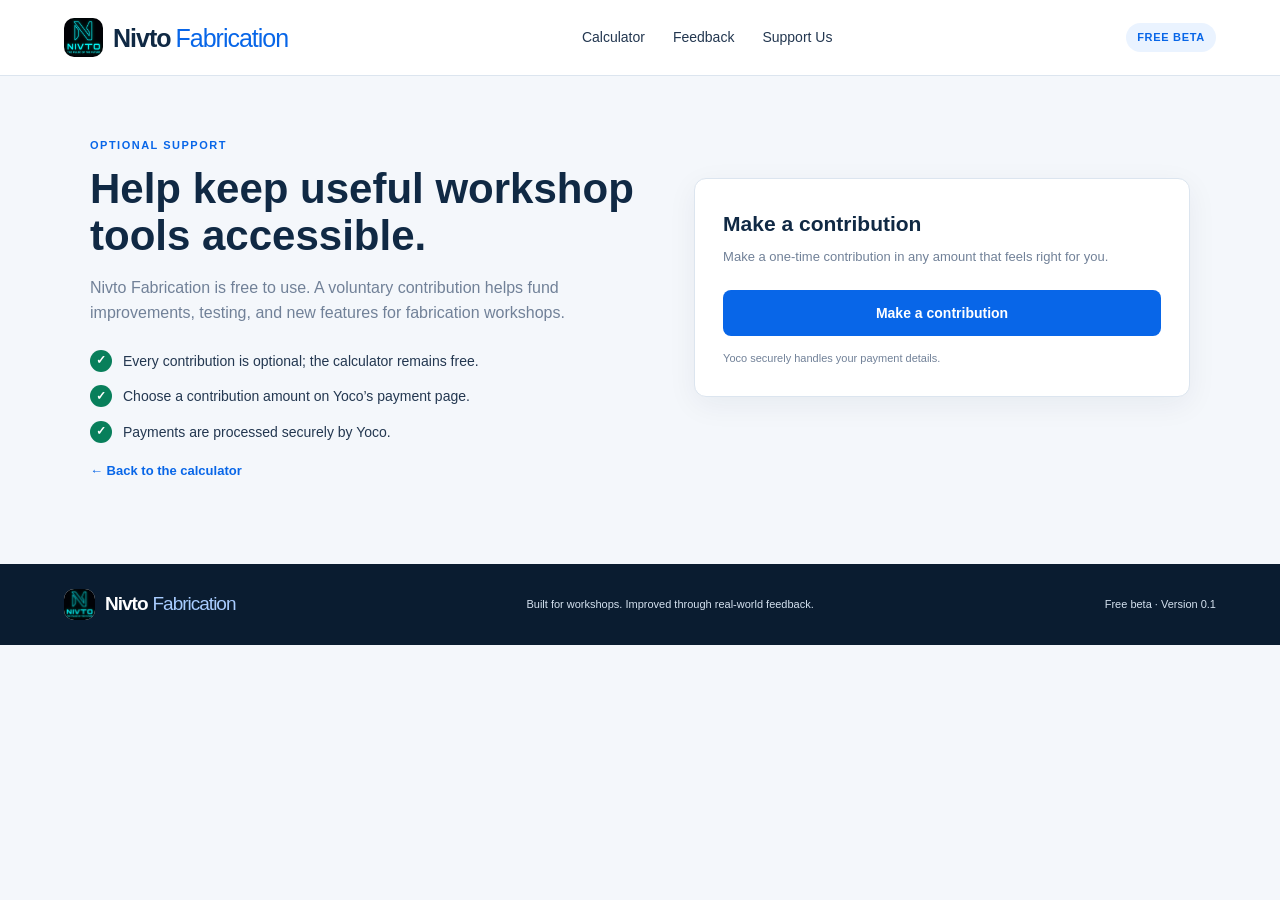
<file: donate.html>
<!DOCTYPE html>
<html lang="en">
<head>
	<meta charset="UTF-8">
	<meta name="viewport" content="width=device-width, initial-scale=1.0">
	<meta name="theme-color" content="#0b1f3a">
	<meta name="description" content="Support the development of Nivto Fabrication with a voluntary donation.">
	<link rel="canonical" href="https://willie-barrows.github.io/nivto-fabrication/donate.html">
	<title>Support Nivto Fabrication</title>
	<link rel="icon" href="icon.ico" type="image/x-icon">
	<link rel="stylesheet" href="style.css">
	<style>
		.donate-main{width:min(1100px,92%);margin:0 auto;padding:56px 0 70px}
		.donate-layout{display:grid;grid-template-columns:1.05fr .95fr;align-items:center;gap:56px}
		.donate-copy h1{margin:0 0 16px;color:var(--navy);font-size:42px;line-height:1.12}
		.donate-copy>p{max-width:520px;margin:0 0 24px;color:var(--muted);font-size:16px}
		.donate-points{display:grid;gap:13px;margin:0;padding:0;list-style:none}
		.donate-points li{display:flex;align-items:flex-start;gap:11px;color:var(--text);font-size:14px}
		.donate-points li::before{content:"✓";display:grid;flex:0 0 22px;height:22px;place-items:center;color:#fff;background:var(--green);border-radius:50%;font-size:12px;font-weight:800}
		.donate-panel{padding:28px;background:var(--white);border:1px solid var(--border);border-radius:12px;box-shadow:var(--shadow)}
		.donate-panel h2{margin:0 0 6px;color:var(--navy);font-size:21px}
		.donate-panel>p{margin:0 0 22px;color:var(--muted);font-size:13px}
		.donate-submit{width:100%}
		@media(max-width:760px){.donate-main{padding:38px 0 52px}.donate-layout{grid-template-columns:1fr;gap:30px}.donate-copy h1{font-size:34px}.donate-panel{padding:21px}}
	</style>
</head>
<body>
	<header class="topbar">
		<a class="brand" href="index.html" aria-label="Nivto Fabrication home">
			<span class="brand-icon"><img src="icon.ico" alt=""></span>
			<span>Nivto<span class="brand-light">Fabrication</span></span>
		</a>
		<nav class="navigation" aria-label="Main navigation">
			<a href="index.html#calculator">Calculator</a>
			<a href="feedback.html">Feedback</a>
			<a href="index.html#support" aria-current="page">Support Us</a>
		</nav>
		<span class="beta-badge">FREE BETA</span>
	</header>

	<main class="donate-main">
		<div class="donate-layout">
			<section class="donate-copy">
				<span class="eyebrow">OPTIONAL SUPPORT</span>
				<h1>Help keep useful workshop tools accessible.</h1>
				<p>Nivto Fabrication is free to use. A voluntary contribution helps fund improvements, testing, and new features for fabrication workshops.</p>
				<ul class="donate-points">
					<li>Every contribution is optional; the calculator remains free.</li>
					<li>Choose a contribution amount on Yoco’s payment page.</li>
					<li>Payments are processed securely by Yoco.</li>
				</ul>
			</section>

			<section class="donate-panel" aria-labelledby="donateHeading">
				<h2 id="donateHeading">Make a contribution</h2>
				<p>Make a one-time contribution in any amount that feels right for you.</p>
				<a class="primary-button donate-submit" href="https://pay.yoco.com/nivto" target="_blank" rel="noopener noreferrer">Make a contribution</a>
				<p style="margin:14px 0 0;font-size:11px">Yoco securely handles your payment details.</p>
			</section>
		</div>
		<p class="trust-note"><a class="text-link" href="index.html">← Back to the calculator</a></p>
	</main>

	<footer class="footer">
		<a class="brand footer-brand" href="index.html">
			<span class="brand-icon"><img src="icon.ico" alt=""></span>
			<span>Nivto<span class="brand-light">Fabrication</span></span>
		</a>
		<p>Built for workshops. Improved through real-world feedback.</p>
		<span>Free beta · Version 0.1</span>
	</footer>
</body>
</html>
</file>
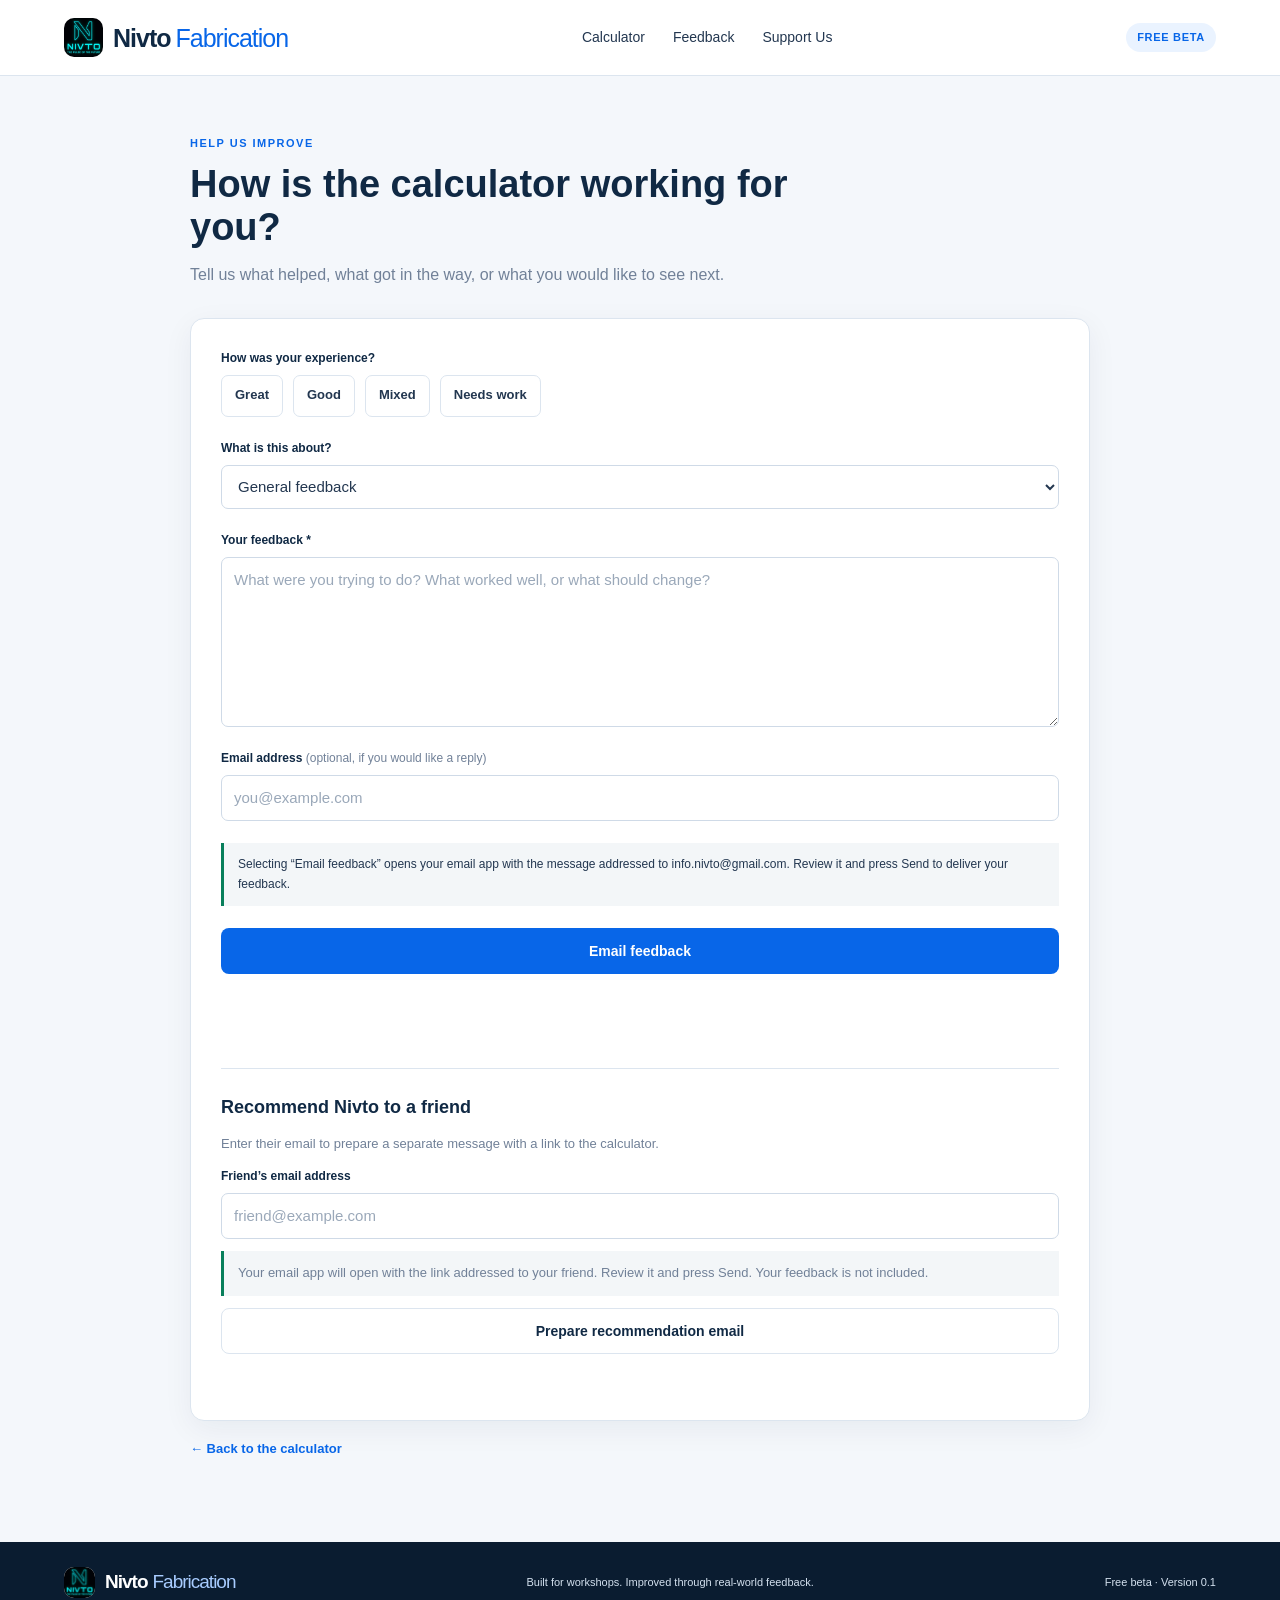
<file: feedback.html>
<!DOCTYPE html>
<html lang="en">
<head>
	<meta charset="UTF-8">
	<meta name="viewport" content="width=device-width, initial-scale=1.0">
	<meta name="theme-color" content="#0b1f3a">
	<meta name="description" content="Share feedback about the free Nivto Fabrication job-costing and quotation calculator.">
	<meta name="robots" content="noindex,follow">
	<link rel="canonical" href="https://willie-barrows.github.io/nivto-fabrication/feedback.html">
	<title>Feedback | Nivto Fabrication</title>
	<link rel="icon" href="icon.ico" type="image/x-icon">
	<link rel="stylesheet" href="style.css">
	<style>
		.feedback-main {
			width: min(900px, 92%);
			margin: 0 auto;
			padding: 54px 0 70px;
		}

		.feedback-intro {
			max-width: 680px;
			margin-bottom: 30px;
		}

		.feedback-intro h1 {
			margin: 0 0 12px;
			color: var(--navy);
			font-size: 38px;
			line-height: 1.15;
		}

		.feedback-intro p {
			margin: 0;
			color: var(--muted);
			font-size: 16px;
		}

		.feedback-panel {
			padding: 30px;
			background: var(--white);
			border: 1px solid var(--border);
			border-radius: var(--radius);
			box-shadow: var(--shadow);
		}

		.feedback-form {
			display: grid;
			gap: 22px;
		}

		.feedback-form .field textarea {
			min-height: 170px;
			resize: vertical;
		}

		.field-label {
			color: var(--navy);
			font-size: 12px;
			font-weight: 700;
		}

		.rating-options {
			display: flex;
			flex-wrap: wrap;
			gap: 10px;
		}

		.rating-option {
			position: relative;
		}

		.rating-option input {
			position: absolute;
			width: 1px;
			height: 1px;
			opacity: 0;
		}

		.rating-option label {
			display: inline-flex;
			align-items: center;
			min-height: 42px;
			padding: 8px 13px;
			color: var(--text);
			background: var(--white);
			border: 1px solid var(--border);
			border-radius: 7px;
			cursor: pointer;
			font-size: 13px;
		}

		.rating-option input:checked + label {
			color: var(--navy);
			background: var(--green-light);
			border-color: var(--green);
		}

		.rating-option input:focus-visible + label {
			outline: 3px solid #70adff;
			outline-offset: 3px;
		}

		.feedback-notice {
			margin: 0;
			padding: 12px 14px;
			color: var(--text);
			background: #f3f6f8;
			border-left: 3px solid var(--green);
			font-size: 12px;
		}

		.recommendation-section {
			display: grid;
			gap: 12px;
			margin-top: 26px;
			padding-top: 24px;
			border-top: 1px solid var(--border);
		}

		.recommendation-section h2 {
			margin: 0;
			color: var(--navy);
			font-size: 18px;
		}

		.recommendation-section p {
			margin: 0;
			color: var(--muted);
			font-size: 13px;
		}

		.feedback-status {
			min-height: 24px;
			margin: 0;
			color: var(--green);
			font-weight: 700;
		}

		@media (max-width: 650px) {
			.feedback-main {
				width: 94%;
				padding: 38px 0 50px;
			}

			.feedback-intro h1 {
				font-size: 32px;
			}

			.feedback-panel {
				padding: 19px;
			}

			.rating-options {
				display: grid;
				grid-template-columns: 1fr 1fr;
			}
		}
	</style>
</head>
<body>
	<header class="topbar">
		<a class="brand" href="index.html" aria-label="Nivto Fabrication home">
			<span class="brand-icon"><img src="icon.ico" alt=""></span>
			<span>Nivto<span class="brand-light">Fabrication</span></span>
		</a>
		<nav class="navigation" aria-label="Main navigation">
			<a href="index.html#calculator">Calculator</a>
			<a href="index.html#feedback" aria-current="page">Feedback</a>
			<a href="index.html#support">Support Us</a>
		</nav>
		<span class="beta-badge">FREE BETA</span>
	</header>

	<main class="feedback-main">
		<div class="feedback-intro">
			<span class="eyebrow">HELP US IMPROVE</span>
			<h1>How is the calculator working for you?</h1>
			<p>Tell us what helped, what got in the way, or what you would like to see next.</p>
		</div>

		<section class="feedback-panel" aria-label="Feedback form">
			<form class="feedback-form" id="feedbackForm">
				<div class="field">
					<span class="field-label" id="ratingLabel">How was your experience?</span>
					<div class="rating-options" role="radiogroup" aria-labelledby="ratingLabel">
						<span class="rating-option"><input id="ratingGreat" name="rating" type="radio" value="Great"><label for="ratingGreat">Great</label></span>
						<span class="rating-option"><input id="ratingGood" name="rating" type="radio" value="Good"><label for="ratingGood">Good</label></span>
						<span class="rating-option"><input id="ratingMixed" name="rating" type="radio" value="Mixed"><label for="ratingMixed">Mixed</label></span>
						<span class="rating-option"><input id="ratingPoor" name="rating" type="radio" value="Needs work"><label for="ratingPoor">Needs work</label></span>
					</div>
				</div>

				<div class="field">
					<label for="feedbackTopic">What is this about?</label>
					<select id="feedbackTopic" name="topic">
						<option value="General feedback">General feedback</option>
						<option value="Calculation or pricing">Calculation or pricing</option>
						<option value="Quotation or invoice">Quotation or invoice</option>
						<option value="Usability or accessibility">Usability or accessibility</option>
						<option value="Feature request">Feature request</option>
						<option value="Something went wrong">Something went wrong</option>
					</select>
				</div>

				<div class="field">
					<label for="feedbackMessage">Your feedback <span aria-hidden="true">*</span></label>
					<textarea id="feedbackMessage" name="message" maxlength="5000" required
							  placeholder="What were you trying to do? What worked well, or what should change?"></textarea>
				</div>

				<div class="field">
					<label for="feedbackEmail">Email address <span style="color:var(--muted);font-weight:400">(optional, if you would like a reply)</span></label>
					<input id="feedbackEmail" name="email" type="email" maxlength="120"
						   autocomplete="email" placeholder="you@example.com">
				</div>

				<p class="feedback-notice">Selecting “Email feedback” opens your email app with the message addressed to info.nivto@gmail.com. Review it and press Send to deliver your feedback.</p>
				<button class="primary-button" type="submit">Email feedback</button>
				<p class="feedback-status" id="feedbackStatus" role="status" aria-live="polite"></p>

				<section class="recommendation-section" aria-labelledby="recommendationHeading">
					<h2 id="recommendationHeading">Recommend Nivto to a friend</h2>
					<p>Enter their email to prepare a separate message with a link to the calculator.</p>
					<div class="field">
						<label for="friendEmail">Friend’s email address</label>
						<input id="friendEmail" type="email" maxlength="120" autocomplete="off"
						       placeholder="friend@example.com">
					</div>
					<p class="feedback-notice">Your email app will open with the link addressed to your friend. Review it and press Send. Your feedback is not included.</p>
					<button class="secondary-button" id="recommendButton" type="button">Prepare recommendation email</button>
					<p class="feedback-status" id="recommendationStatus" role="status" aria-live="polite"></p>
				</section>
			</form>
		</section>

		<p class="trust-note"><a class="text-link" href="index.html">← Back to the calculator</a></p>
	</main>

	<footer class="footer">
		<a class="brand footer-brand" href="index.html">
			<span class="brand-icon"><img src="icon.ico" alt=""></span>
			<span>Nivto<span class="brand-light">Fabrication</span></span>
		</a>
		<p>Built for workshops. Improved through real-world feedback.</p>
		<span>Free beta · Version 0.1</span>
	</footer>

	<script>
		document.getElementById("feedbackForm").addEventListener("submit", function (event) {
			event.preventDefault();
			const form = event.currentTarget;
			if (!form.reportValidity()) return;

			const rating = form.querySelector('input[name="rating"]:checked');
			const fields = [
				"Nivto Fabrication feedback",
				"===========================",
				"Topic: " + document.getElementById("feedbackTopic").value,
				"Experience: " + (rating ? rating.value : "Not selected"),
				"Email: " + (document.getElementById("feedbackEmail").value.trim() || "Not provided"),
				"",
				"Feedback:",
				document.getElementById("feedbackMessage").value.trim()
			];
			const subject = encodeURIComponent("Nivto Fabrication feedback: " + document.getElementById("feedbackTopic").value);
			const body = encodeURIComponent(fields.join("\n"));
			const link = document.createElement("a");
			link.href = "mailto:info.nivto@gmail.com?subject=" + subject + "&body=" + body;
			document.body.appendChild(link);
			link.click();
			link.remove();
			document.getElementById("feedbackStatus").textContent = "Your email app should open with the feedback addressed to info.nivto@gmail.com. Press Send in the email app to submit it.";
		});

		document.getElementById("recommendButton").addEventListener("click", function () {
			const friendEmail = document.getElementById("friendEmail");
			if (!friendEmail.value.trim()) {
				friendEmail.setCustomValidity("Enter your friend's email address.");
				friendEmail.reportValidity();
				return;
			}
			friendEmail.setCustomValidity("");
			if (!friendEmail.reportValidity()) return;

			const calculatorUrl = new URL("index.html", window.location.href).href;
			const subject = encodeURIComponent("A fabrication job-cost calculator you might find useful");
			const body = encodeURIComponent(
				"Hi,\n\nI thought you might find Nivto Fabrication useful for estimating fabrication job costs and preparing quotations.\n\nTake a look: " + calculatorUrl
			);
			const recipient = encodeURIComponent(friendEmail.value.trim()).replace(/%40/gi, "@");
			const link = document.createElement("a");
			link.href = "mailto:" + recipient + "?subject=" + subject + "&body=" + body;
			document.body.appendChild(link);
			link.click();
			link.remove();
			document.getElementById("recommendationStatus").textContent = "Your email app should open with a recommendation addressed to " + friendEmail.value.trim() + ". Press Send to share the calculator link.";
		});
	</script>
</body>
</html>
</file>
<file: style.css>
/* =========================================
   NIVTO FABRICATION — MAIN STYLESHEET
   Version 0.1
   ========================================= */

:root {
    --navy: #102944;
    --navy-dark: #0a1c30;
    --blue: #0866e8;
    --blue-hover: #0052c4;
    --blue-light: #eaf3ff;
    --green: #087f5b;
    --green-light: #e8f8f1;
    --text: #233750;
    --muted: #718198;
    --border: #dce5ef;
    --background: #f4f7fb;
    --white: #ffffff;
    --shadow: 0 8px 30px rgba(16, 41, 68, 0.06);
    --radius: 14px;
}

* {
    box-sizing: border-box;
}

html {
    scroll-behavior: smooth;
    scroll-padding-top: 90px;
}

body {
    margin: 0;
    background: var(--background);
    color: var(--text);
    font-family: Arial, Helvetica, sans-serif;
    font-size: 15px;
    line-height: 1.6;
}

button,
input,
select,
textarea {
    font: inherit;
}

button,
a {
    -webkit-tap-highlight-color: transparent;
}

a {
    color: inherit;
    text-decoration: none;
}

button {
    cursor: pointer;
}

/* HEADER */

.topbar {
    position: sticky;
    top: 0;
    z-index: 100;
    display: flex;
    align-items: center;
    justify-content: space-between;
    gap: 25px;
    min-height: 76px;
    padding: 12px 5%;
    background: rgba(255, 255, 255, 0.97);
    border-bottom: 1px solid var(--border);
    backdrop-filter: blur(12px);
}

.brand {
    display: inline-flex;
    align-items: center;
    gap: 10px;
    color: var(--navy);
    font-size: 25px;
    font-weight: 800;
    letter-spacing: -1px;
    white-space: nowrap;
}

.brand-icon {
    display: inline-flex;
    align-items: center;
    justify-content: center;
    flex-shrink: 0;
    width: 39px;
    height: 39px;
    overflow: hidden;
    background: white;
    border-radius: 10px;
}

.brand-icon img {
    display: block;
    width: 100%;
    height: 100%;
    object-fit: contain;
}

.brand-light {
    margin-left: 5px;
    color: var(--blue);
    font-weight: 500;
}

.navigation {
    display: flex;
    align-items: center;
    gap: 28px;
}

.navigation a {
    color: var(--text);
    font-size: 14px;
    transition: color 0.2s;
}

.navigation a:hover {
    color: var(--blue);
}

.beta-badge,
.free-pill {
    padding: 6px 11px;
    color: var(--blue);
    background: var(--blue-light);
    border-radius: 20px;
    font-size: 11px;
    font-weight: 800;
    letter-spacing: 0.7px;
    white-space: nowrap;
}

/* MAIN CONTENT */

main {
    width: min(1440px, 92%);
    margin: 0 auto;
}

.hero {
    display: grid;
    grid-template-columns: 1fr 0.85fr;
    align-items: center;
    gap: 65px;
    padding: 65px 0 75px;
}

.hero-copy {
    max-width: 620px;
}

.eyebrow {
    display: inline-block;
    margin-bottom: 10px;
    color: var(--blue);
    font-size: 11px;
    font-weight: 800;
    letter-spacing: 1.5px;
}

.hero h1 {
    margin: 0 0 20px;
    color: var(--navy);
    font-size: clamp(36px, 4.5vw, 58px);
    line-height: 1.12;
    letter-spacing: -2px;
}

.hero h1 span {
    color: var(--blue);
}

.hero-copy > p {
    max-width: 540px;
    margin: 0 0 25px;
    color: var(--muted);
    font-size: 17px;
    line-height: 1.8;
}

.primary-button,
.secondary-button {
    display: inline-flex;
    align-items: center;
    justify-content: center;
    gap: 10px;
    min-height: 46px;
    padding: 11px 20px;
    border: 1px solid transparent;
    border-radius: 8px;
    font-size: 14px;
    font-weight: 700;
    transition: background 0.2s, transform 0.2s;
}

.primary-button {
    color: var(--white);
    background: var(--blue);
}

.primary-button:hover {
    background: var(--blue-hover);
    transform: translateY(-1px);
}

.secondary-button {
    color: var(--navy);
    background: var(--white);
    border-color: var(--border);
}

.secondary-button:hover {
    background: var(--blue-light);
}

.hero-button {
    min-height: 50px;
    padding: 13px 24px;
}

.trust-note {
    margin-top: 18px;
    color: var(--muted);
    font-size: 12px;
}

/* HERO PREVIEW CARD */

.hero-card {
    padding: 27px;
    background: var(--white);
    border: 1px solid var(--border);
    border-radius: 18px;
    box-shadow: var(--shadow);
}

.hero-card-top {
    display: flex;
    align-items: center;
    gap: 9px;
    padding-bottom: 22px;
    border-bottom: 1px solid var(--border);
    color: var(--navy);
    font-size: 11px;
    font-weight: 800;
    letter-spacing: 0.6px;
}

.status-dot {
    width: 9px;
    height: 9px;
    background: #12b886;
    border-radius: 50%;
}

.live-label {
    margin-left: auto;
    color: var(--green);
    font-size: 9px;
}

.preview-row {
    display: flex;
    align-items: center;
    justify-content: space-between;
    gap: 15px;
    padding: 20px 0;
    border-bottom: 1px solid var(--border);
}

.preview-row span {
    color: var(--muted);
    font-size: 13px;
}

.preview-row strong {
    color: var(--navy);
    font-size: 13px;
    text-align: right;
}

.preview-total {
    display: flex;
    align-items: center;
    justify-content: space-between;
    gap: 15px;
    margin-top: 22px;
    padding: 17px;
    color: var(--navy);
    background: var(--blue-light);
    border-radius: 10px;
    font-size: 13px;
    font-weight: 700;
}

.preview-check {
    display: grid;
    flex-shrink: 0;
    place-items: center;
    width: 30px;
    height: 30px;
    color: white;
    background: var(--blue);
    border-radius: 50%;
}

/* CALCULATOR SECTION */

.calculator-section {
    padding: 35px;
    background: var(--white);
    border: 1px solid var(--border);
    border-radius: var(--radius);
    box-shadow: var(--shadow);
}

.section-heading {
    display: flex;
    align-items: center;
    justify-content: space-between;
    gap: 20px;
    margin-bottom: 27px;
}

.section-heading h2,
.info-card h2 {
    margin: 0 0 7px;
    color: var(--navy);
    font-size: 26px;
    line-height: 1.3;
    letter-spacing: -0.6px;
}

.section-heading p,
.info-card p {
    margin: 0;
    color: var(--muted);
    font-size: 14px;
}

.calculator-layout {
    display: grid;
    grid-template-columns: 1.2fr 0.8fr;
    align-items: start;
    gap: 25px;
}

.calculator-card,
.results-card {
    min-width: 0;
    padding: 25px;
    border: 1px solid var(--border);
    border-radius: 12px;
}

.calculator-card h3,
.results-heading h3 {
    margin: 0 0 22px;
    color: var(--navy);
    font-size: 17px;
}

.calculator-card h3.subsection-title {
    margin: 30px 0 18px;
    padding-top: 22px;
    border-top: 1px solid var(--border);
}

.form-grid {
    display: grid;
    grid-template-columns: repeat(2, minmax(0, 1fr));
    gap: 20px 18px;
}

.business-type-fieldset {
    min-width: 0;
    margin: 0;
    padding: 0;
    border: 0;
}

.business-type-fieldset legend {
    margin-bottom: 9px;
    color: var(--navy);
    font-size: 12px;
    font-weight: 700;
}

.business-type-fieldset legend span {
    color: var(--muted);
    font-weight: 400;
}

.business-type-options {
    display: grid;
    grid-template-columns: repeat(2, minmax(0, 1fr));
    gap: 8px 12px;
}

.business-type-options label {
    display: grid;
    grid-template-columns: 16px minmax(0, 1fr);
    align-items: center;
    column-gap: 8px;
    min-width: 0;
    min-height: 36px;
    color: var(--text);
    font-size: 12px;
    line-height: 1.35;
    cursor: pointer;
}

.business-type-options input {
    flex: 0 0 auto;
    width: 16px;
    height: 16px;
    margin: 0;
    accent-color: var(--green);
}

.business-type-options input:focus-visible {
    outline: 3px solid rgba(8, 102, 232, 0.3);
    outline-offset: 2px;
}

.field {
    display: flex;
    flex-direction: column;
    gap: 7px;
    min-width: 0;
}

.full-width {
    grid-column: 1 / -1;
}

.field label {
    color: var(--navy);
    font-size: 12px;
    font-weight: 700;
}

.field input,
.field select,
.field textarea {
    width: 100%;
    min-height: 44px;
    padding: 10px 12px;
    color: var(--text);
    background: white;
    border: 1px solid #cfdae7;
    border-radius: 7px;
    outline: none;
    transition: border-color 0.2s, box-shadow 0.2s;
}

.field input:focus,
.field select:focus,
.field textarea:focus {
    border-color: var(--blue);
    box-shadow: 0 0 0 3px rgba(8, 102, 232, 0.1);
}

.field input::placeholder,
.field textarea::placeholder {
    color: #9aa8b9;
}

.logo-upload-control {
    display: flex;
    align-items: center;
    flex-wrap: wrap;
    gap: 10px;
}

.logo-upload-control input {
    min-width: 0;
    max-width: 100%;
    color: var(--muted);
    font-size: 12px;
}

.company-logo-preview {
    display: block;
    width: min(240px, 100%);
    height: 100px;
    padding: 8px;
    object-fit: contain;
    object-position: left center;
    background: #fff;
    border: 1px solid var(--border);
    border-radius: 5px;
}

.company-logo-preview[hidden],
.logo-upload-control [hidden] {
    display: none;
}

.field-help {
    color: var(--muted);
    font-size: 11px;
}

.form-actions {
    display: flex;
    flex-wrap: wrap;
    gap: 10px;
    margin-top: 25px;
}

.form-actions .primary-button {
    flex: 1;
}

.profile-actions {
    display: flex;
    flex-wrap: wrap;
    gap: 9px;
    margin-top: 16px;
}

.profile-actions .secondary-button {
    min-height: 38px;
    padding: 8px 12px;
    font-size: 12px;
}

.privacy-note,
.small-note {
    margin: 15px 0 0;
    color: var(--muted);
    font-size: 11px;
}

.entry-section {
    margin-top: 30px;
    padding-top: 22px;
    border-top: 1px solid var(--border);
}

.entry-heading {
    display: flex;
    align-items: center;
    justify-content: space-between;
    gap: 14px;
    margin-bottom: 14px;
}

.entry-heading .eyebrow {
    margin-bottom: 3px;
}

.entry-heading h3 {
    margin: 0;
    color: var(--navy);
    font-size: 17px;
}

.add-row-button {
    min-height: 38px;
    padding: 8px 12px;
    white-space: nowrap;
}

.material-actions {
    display: flex;
    flex-wrap: wrap;
    gap: 8px;
}

.sketch-analyzer {
    margin: 18px 0 20px;
    padding: 20px;
    background: #f3f7f5;
    border: 1px solid #c9d9d1;
    border-left: 4px solid var(--green);
    border-radius: 8px;
}

.sketch-analyzer[hidden],
.sketch-proposal[hidden],
.sketch-panel-count[hidden],
.sketch-screw-spacing[hidden] {
    display: none;
}

.sketch-analyzer-heading,
.sketch-proposal-heading {
    display: flex;
    align-items: flex-start;
    justify-content: space-between;
    gap: 16px;
}

.sketch-analyzer-heading h4,
.sketch-proposal-heading h4 {
    margin: 0;
    color: var(--navy);
    font-size: 16px;
}

.sketch-analyzer-heading p,
.sketch-proposal-heading p {
    max-width: 310px;
    margin: 0;
    color: var(--muted);
    font-size: 12px;
}

.drawing-upload {
    display: flex;
    align-items: center;
    justify-content: space-between;
    gap: 14px;
    margin-top: 16px;
    padding: 12px 14px;
    background: #fff;
    border: 1px dashed #9cb7a9;
    border-radius: 6px;
}

.drawing-upload-copy {
    display: flex;
    flex-direction: column;
    min-width: 0;
}

.drawing-upload-copy strong {
    color: var(--navy);
    font-size: 13px;
}

.drawing-upload-copy span {
    color: var(--muted);
    font-size: 11px;
}

.drawing-upload-button {
    display: inline-flex;
    align-items: center;
    flex-shrink: 0;
    min-height: 38px;
    padding: 8px 12px;
}

.drawing-file-preview {
    margin-top: 10px;
    padding: 10px;
    background: #fff;
    border: 1px solid #d3dfd8;
    border-radius: 6px;
}

.drawing-file-preview[hidden] {
    display: none;
}

.drawing-file-heading {
    display: flex;
    align-items: center;
    justify-content: space-between;
    gap: 12px;
}

.drawing-file-heading p {
    margin: 0;
    color: var(--navy);
    overflow-wrap: anywhere;
    font-size: 12px;
    font-weight: 700;
}

.drawing-file-content {
    margin-top: 8px;
}

.drawing-file-content img,
.drawing-file-content iframe {
    display: block;
    width: 100%;
    max-height: 440px;
    object-fit: contain;
    background: #f6f8f7;
    border: 1px solid var(--border);
}

.drawing-file-content img {
    height: 320px;
}

.drawing-file-content iframe {
    height: 440px;
}

.drawing-file-note {
    margin: 0;
    color: #52675d;
    font-size: 12px;
}

.estimator-assistant {
    margin-top: 16px;
    padding: 16px;
    background: #fff;
    border: 1px solid #d3dfd8;
    border-radius: 7px;
}

.assistant-heading {
    display: flex;
    align-items: center;
    gap: 10px;
}

.assistant-mark {
    display: grid;
    flex: 0 0 34px;
    place-items: center;
    width: 34px;
    height: 34px;
    color: white;
    background: var(--green);
    border-radius: 7px;
    font-size: 15px;
    font-weight: 800;
}

.assistant-title-line {
    display: flex;
    align-items: center;
    flex-wrap: wrap;
    gap: 8px;
}

.assistant-title-line h4 {
    margin: 0;
    color: var(--navy);
    font-size: 14px;
}

.assistant-mode {
    padding: 2px 5px;
    color: #315b4b;
    background: #e7f2ec;
    border-radius: 3px;
    font-size: 9px;
    font-weight: 800;
}

.assistant-heading p {
    margin: 2px 0 0;
    color: var(--muted);
    font-size: 11px;
}

.assistant-thread {
    display: grid;
    gap: 8px;
    max-height: 220px;
    overflow-y: auto;
    margin-top: 12px;
}

.assistant-message {
    width: fit-content;
    max-width: min(92%, 620px);
    margin: 0;
    padding: 9px 11px;
    border-radius: 6px;
    font-size: 12px;
    line-height: 1.5;
    white-space: pre-line;
}

.assistant-response {
    color: #344a40;
    background: #edf4ef;
}

.assistant-question {
    justify-self: end;
    color: white;
    background: #315b4b;
}

.assistant-prompts {
    display: flex;
    flex-wrap: wrap;
    gap: 7px;
    margin-top: 10px;
}

.assistant-prompt {
    min-height: 32px;
    padding: 6px 9px;
    color: #315b4b;
    background: #fff;
    border: 1px solid #b8cec1;
    border-radius: 5px;
    font-size: 11px;
    font-weight: 700;
}

.assistant-prompt:hover {
    background: #edf4ef;
}

.assistant-input-row {
    display: flex;
    gap: 8px;
    margin-top: 10px;
}

.assistant-input-row input {
    width: 100%;
    min-width: 0;
    min-height: 40px;
    padding: 8px 10px;
    border: 1px solid #cbd7d1;
    border-radius: 5px;
}

.assistant-input-row .primary-button {
    min-height: 40px;
    padding: 7px 13px;
}

.assistant-disclosure {
    margin: 8px 0 0;
    color: var(--muted);
    font-size: 10px;
}

.visually-hidden {
    position: absolute;
    width: 1px;
    height: 1px;
    padding: 0;
    overflow: hidden;
    clip: rect(0, 0, 0, 0);
    white-space: nowrap;
    clip-path: inset(50%);
    border: 0;
}

.sketch-workspace {
    display: grid;
    grid-template-columns: minmax(0, 1.05fr) minmax(280px, 0.95fr);
    gap: 20px;
    margin-top: 18px;
}

.sketch-pad-wrap,
.sketch-inputs {
    min-width: 0;
}

.sketch-canvas {
    display: block;
    width: 100%;
    height: 280px;
    background-color: #fff;
    background-image: linear-gradient(#e7eeeb 1px, transparent 1px), linear-gradient(90deg, #e7eeeb 1px, transparent 1px);
    background-size: 20px 20px;
    border: 1px solid #cbd7d1;
    border-radius: 6px;
    cursor: crosshair;
    touch-action: none;
}

.sketch-pad-actions {
    display: flex;
    align-items: center;
    justify-content: space-between;
    gap: 8px;
    padding-top: 7px;
    color: var(--muted);
    font-size: 11px;
}

.text-button {
    padding: 4px 0;
    color: var(--green);
    background: none;
    border: 0;
    font-size: 12px;
    font-weight: 700;
}

.sketch-dimensions {
    grid-template-columns: repeat(2, minmax(0, 1fr));
    gap: 12px;
}

.sketch-dimensions .field {
    gap: 5px;
}

.sketch-dimensions .field input {
    min-height: 40px;
}

.sketch-checkbox {
    display: flex;
    align-items: center;
    gap: 9px;
    color: var(--navy);
    font-size: 12px;
    font-weight: 700;
}

.sketch-checkbox input {
    width: 17px;
    height: 17px;
    accent-color: var(--green);
}

.sketch-estimate-note {
    margin: 12px 0;
    color: #52675d;
    font-size: 11px;
}

.sketch-proposal {
    margin-top: 20px;
    padding-top: 16px;
    border-top: 1px solid #c9d9d1;
}

.sketch-proposal-heading {
    align-items: center;
}

.sketch-proposal-heading p {
    margin-top: 3px;
}

.sketch-proposal-items {
    display: grid;
    gap: 0;
    margin: 12px 0 0;
    padding: 0;
    list-style: none;
}

.sketch-proposal-items li {
    display: flex;
    justify-content: space-between;
    gap: 12px;
    padding: 8px 0;
    border-top: 1px solid #dce6e1;
    font-size: 13px;
}

.sketch-proposal-items strong {
    color: var(--navy);
    text-align: right;
}

.line-items {
    display: grid;
    gap: 10px;
    overflow-x: auto;
}

.line-item-row {
    display: grid;
    grid-template-columns: minmax(130px, 1.35fr) minmax(120px, 1.2fr) minmax(75px, 0.6fr) minmax(75px, 0.65fr) minmax(150px, 1fr) minmax(90px, 0.8fr) auto;
    align-items: center;
    gap: 10px;
    min-width: 900px;
    padding: 10px;
    background: #f8fafc;
    border: 1px solid var(--border);
    border-radius: 7px;
}

.line-item-field {
    display: flex;
    flex-direction: column;
    gap: 5px;
    min-width: 0;
    color: var(--muted);
    font-size: 10px;
    font-weight: 700;
    line-height: 1.25;
}

.line-item-row input {
    width: 100%;
    min-width: 0;
    min-height: 38px;
    padding: 7px 9px;
    color: var(--text);
    background: white;
    border: 1px solid #cfdae7;
    border-radius: 6px;
}

.line-item-row input:focus {
    border-color: var(--blue);
    outline: 2px solid rgba(8, 102, 232, 0.12);
}

.line-total {
    display: flex;
    align-items: center;
    min-height: 38px;
    color: var(--navy);
    font-size: 12px;
    font-weight: 700;
    justify-content: flex-end;
    white-space: nowrap;
}

.line-action-field {
    align-items: flex-end;
}

.remove-row-button {
    min-height: 34px;
    padding: 5px 8px;
    color: #9b2c2c;
    background: white;
    border: 1px solid #e7caca;
    border-radius: 6px;
    font-size: 11px;
}

.remove-row-button:hover {
    background: #fff1f1;
}

.line-kind-label {
    display: none;
}

.pricing-section .form-grid {
    max-width: 700px;
}

/* RESULTS */

.results-card {
    background: #fcfdff;
}

.results-heading {
    display: flex;
    align-items: flex-start;
    gap: 12px;
    margin: -25px -25px 15px;
    padding: 22px 25px;
    background: var(--green-light);
    border-radius: 12px 12px 0 0;
}

.result-icon {
    display: grid;
    flex-shrink: 0;
    place-items: center;
    width: 34px;
    height: 34px;
    color: white;
    background: #0ca678;
    border-radius: 50%;
    font-weight: 800;
}

.results-heading h3 {
    margin: 2px 0 4px;
}

.results-heading p {
    margin: 0;
    color: var(--muted);
    font-size: 12px;
}

.result-line {
    display: flex;
    align-items: flex-start;
    justify-content: space-between;
    gap: 15px;
    padding: 13px 0;
    border-bottom: 1px solid var(--border);
    font-size: 12px;
}

.result-line span {
    color: var(--muted);
}

.result-line strong {
    color: var(--navy);
    text-align: right;
    overflow-wrap: anywhere;
}

.total-cost {
    font-weight: 800;
}

.selling-price {
    display: flex;
    flex-direction: column;
    gap: 8px;
    margin-top: 22px;
    padding: 22px;
    color: var(--navy);
    background: var(--blue-light);
    border-radius: 10px;
}

.selling-price span {
    font-size: 12px;
    font-weight: 700;
}

.selling-price strong {
    color: var(--blue);
    font-size: clamp(24px, 3vw, 34px);
    line-height: 1.2;
    overflow-wrap: anywhere;
}

.disclaimer {
    margin: 17px 0;
    color: var(--muted);
    font-size: 11px;
    line-height: 1.7;
}

.result-actions {
    display: grid;
    grid-template-columns: 1fr 1fr;
    gap: 10px;
}

.result-actions button {
    padding: 10px;
    font-size: 12px;
}

/* FEEDBACK AND SUPPORT CARDS */

.bottom-grid {
    display: grid;
    grid-template-columns: 1fr 1fr;
    gap: 22px;
    margin: 28px 0 55px;
}

.info-card {
    display: flex;
    align-items: flex-start;
    gap: 20px;
    padding: 27px;
    background: var(--white);
    border: 1px solid var(--border);
    border-radius: var(--radius);
    box-shadow: var(--shadow);
}

.info-icon {
    display: grid;
    flex-shrink: 0;
    place-items: center;
    width: 45px;
    height: 45px;
    color: white;
    background: var(--blue);
    border-radius: 12px;
    font-size: 22px;
}

.info-card h2 {
    font-size: 20px;
}

.info-card p {
    margin-bottom: 16px;
    line-height: 1.8;
}

.text-link {
    display: inline-flex;
    align-items: center;
    gap: 9px;
    color: var(--blue);
    font-size: 13px;
    font-weight: 800;
}

.text-link:hover {
    color: var(--blue-hover);
    text-decoration: underline;
}

/* FOOTER */

.footer {
    display: flex;
    align-items: center;
    justify-content: space-between;
    gap: 20px;
    padding: 25px 5%;
    color: #d4e1ef;
    background: var(--navy-dark);
}

.footer-brand {
    color: white;
    font-size: 19px;
}

.footer-brand .brand-icon {
    width: 31px;
    height: 31px;
    font-size: 19px;
}

.footer-brand .brand-light {
    color: #a8ccff;
}

.footer p,
.footer > span {
    margin: 0;
    font-size: 11px;
}

/* ACCESSIBILITY */

button:focus-visible,
a:focus-visible {
    outline: 3px solid #70adff;
    outline-offset: 3px;
}

/* TABLETS */

@media (max-width: 1000px) {
    .topbar {
        flex-wrap: wrap;
        gap: 14px;
        padding: 15px 4%;
    }

    .navigation {
        gap: 18px;
    }

    .hero {
        grid-template-columns: 1fr 1fr;
        gap: 30px;
        padding: 45px 0;
    }

    .calculator-section {
        padding: 22px;
    }

    .calculator-layout {
        grid-template-columns: 1fr;
    }

    .results-card {
        width: 100%;
    }
}

@media (min-width: 1001px) and (max-width: 1100px) {
    .calculator-layout {
        grid-template-columns: minmax(0, 1fr);
    }
}

/* MOBILE */

@media (max-width: 650px) {
    body {
        font-size: 14px;
    }

    main {
        width: 94%;
    }

    .topbar {
        position: relative;
        justify-content: space-between;
    }

    .brand {
        font-size: 21px;
    }

    .brand-icon {
        width: 34px;
        height: 34px;
        font-size: 22px;
    }

    .navigation {
        order: 3;
        width: 100%;
        justify-content: space-between;
        gap: 10px;
    }

    .navigation a {
        font-size: 12px;
    }

    .hero {
        grid-template-columns: 1fr;
        gap: 28px;
        padding: 38px 0;
    }

    .hero h1 {
        font-size: 39px;
        letter-spacing: -1.4px;
    }

    .hero-copy > p {
        font-size: 15px;
    }

    .hero-card {
        padding: 20px;
    }

    .calculator-section {
        padding: 17px;
    }

    .section-heading h2 {
        font-size: 22px;
    }

    .section-heading {
        flex-wrap: wrap;
        align-items: flex-start;
    }

    .section-heading > .profile-actions {
        align-items: center;
        margin-top: 0;
    }

    .calculator-card,
    .results-card {
        padding: 17px;
    }

    .form-grid {
        grid-template-columns: 1fr;
        gap: 16px;
    }

    .business-type-options {
        grid-template-columns: 1fr;
        gap: 4px;
    }

    .line-items {
        overflow: visible;
    }

    .line-item-row {
        grid-template-columns: repeat(2, minmax(0, 1fr));
        min-width: 0;
        gap: 10px;
        padding: 12px;
    }

    .line-item-field:nth-child(1),
    .line-item-field:nth-child(2),
    .line-item-field:nth-child(5) {
        grid-column: 1 / -1;
    }

    .line-total-field,
    .line-action-field {
        align-items: flex-start;
    }

    .line-action-field .remove-row-button {
        width: 100%;
    }

    .line-total {
        justify-content: flex-start;
    }

    .entry-heading {
        flex-wrap: wrap;
    }

    .material-actions {
        width: 100%;
    }

    .material-actions button {
        flex: 1;
    }

    .sketch-analyzer {
        padding: 14px;
    }

    .sketch-analyzer-heading,
    .sketch-proposal-heading {
        flex-direction: column;
    }

    .sketch-workspace {
        grid-template-columns: minmax(0, 1fr);
    }

    .drawing-upload {
        align-items: flex-start;
        flex-direction: column;
    }

    .drawing-upload-button {
        width: 100%;
        justify-content: center;
    }

    .estimator-assistant {
        padding: 12px;
    }

    .assistant-input-row {
        align-items: stretch;
    }

    .assistant-input-row .primary-button {
        flex: 0 0 auto;
    }

    .sketch-canvas {
        height: 220px;
    }

    .sketch-proposal-heading .primary-button,
    .sketch-inputs > .primary-button {
        width: 100%;
    }

    .full-width {
        grid-column: auto;
    }

    .results-heading {
        margin: -17px -17px 12px;
        padding: 17px;
    }

    .result-line {
        gap: 8px;
        font-size: 11px;
    }

    .result-actions {
        grid-template-columns: 1fr;
    }

    .bottom-grid {
        grid-template-columns: 1fr;
        gap: 15px;
    }

    .info-card {
        gap: 13px;
        padding: 20px;
    }

    .info-icon {
        width: 38px;
        height: 38px;
        font-size: 18px;
    }

    .footer {
        flex-direction: column;
        align-items: flex-start;
        gap: 12px;
    }
}

/* PRINT QUOTATION */

@media print {
    body {
        color: #000;
        background: #fff;
    }

    .topbar,
    .hero,
    .calculator-card,
    .bottom-grid,
    .footer,
    .result-actions {
        display: none !important;
    }

    main {
        width: 100%;
        margin: 0;
    }

    .calculator-section {
        padding: 0;
        border: none;
        box-shadow: none;
    }

    .section-heading {
        margin-bottom: 15px;
    }

    .calculator-layout {
        display: block;
    }

    .results-card {
        padding: 0;
        border: none;
    }

    .results-heading {
        margin: 0 0 20px;
        padding: 15px 0;
        background: white;
        border-bottom: 2px solid #000;
    }

    .result-line {
        padding: 10px 0;
        border-color: #ccc;
    }

    .selling-price {
        color: #000;
        background: #eee;
        break-inside: avoid;
    }

    .selling-price strong {
        color: #000;
    }

    .disclaimer {
        color: #333;
    }
}
</file>
